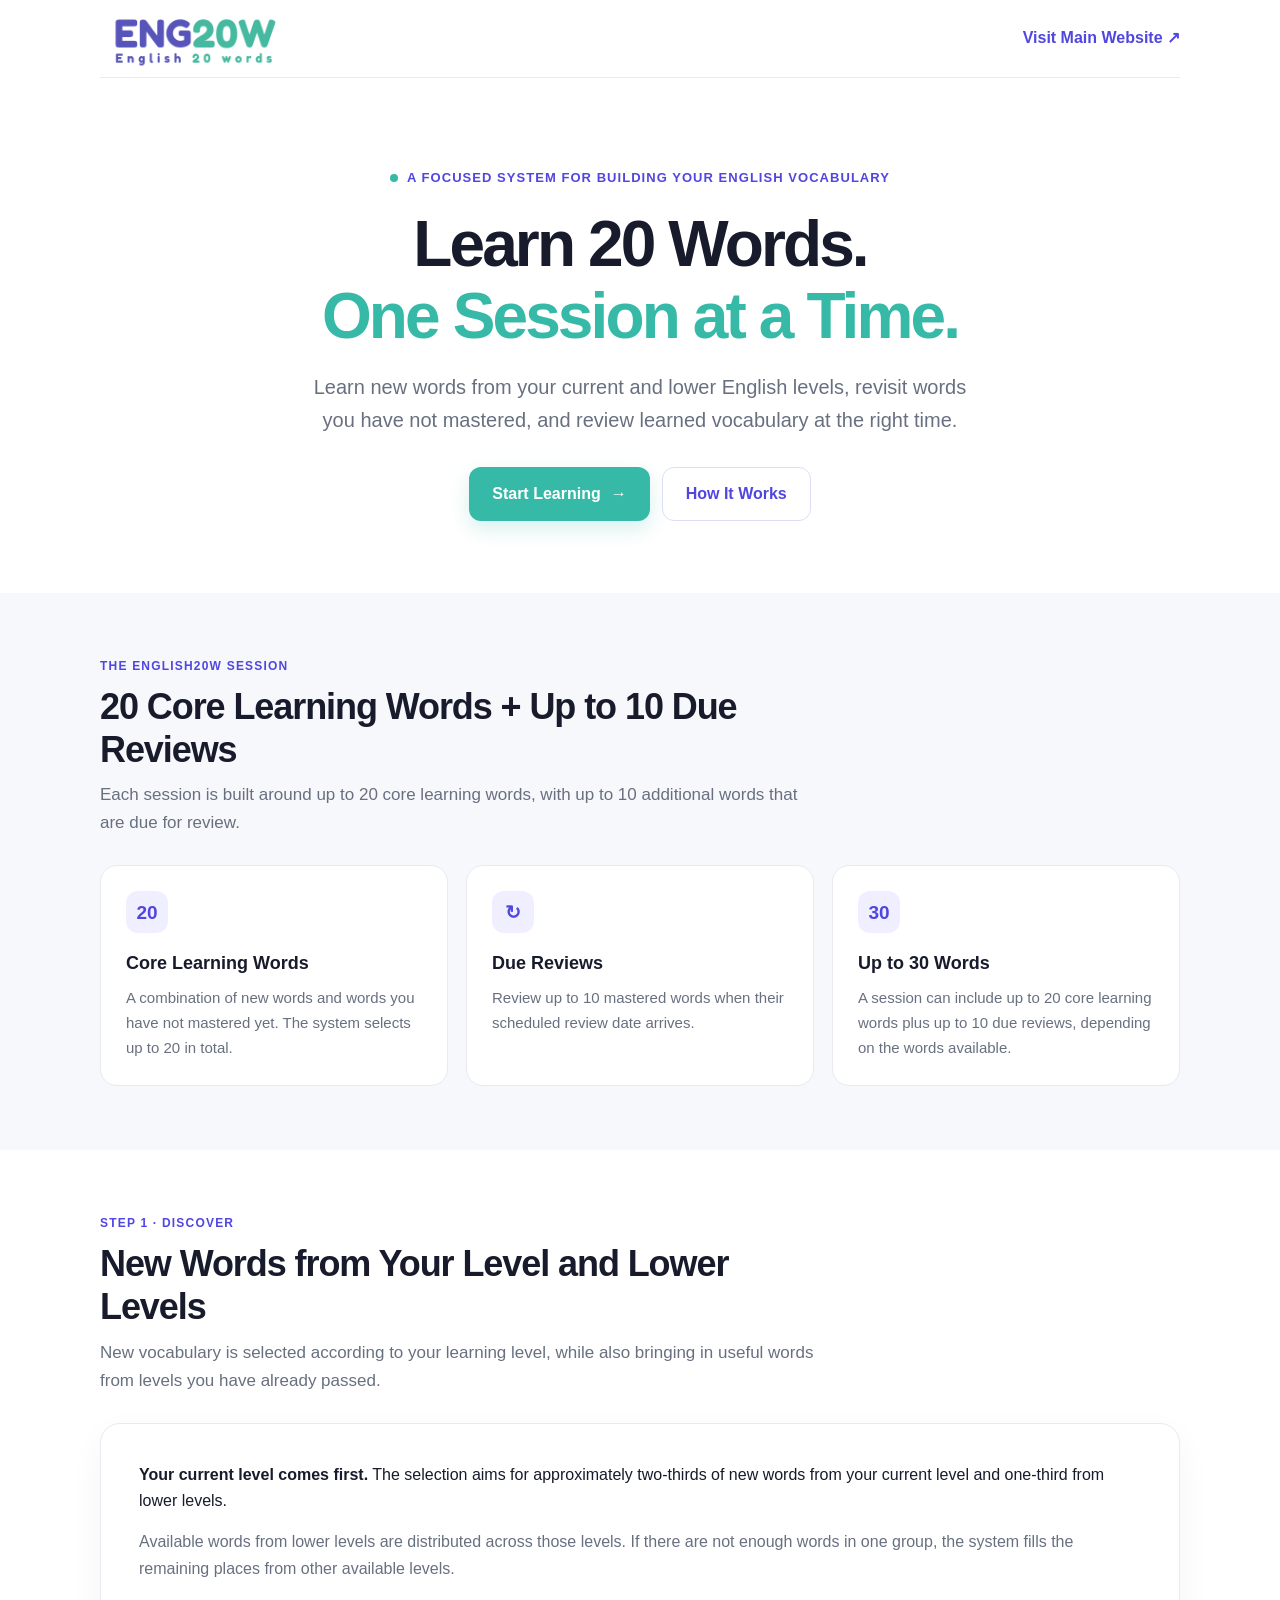
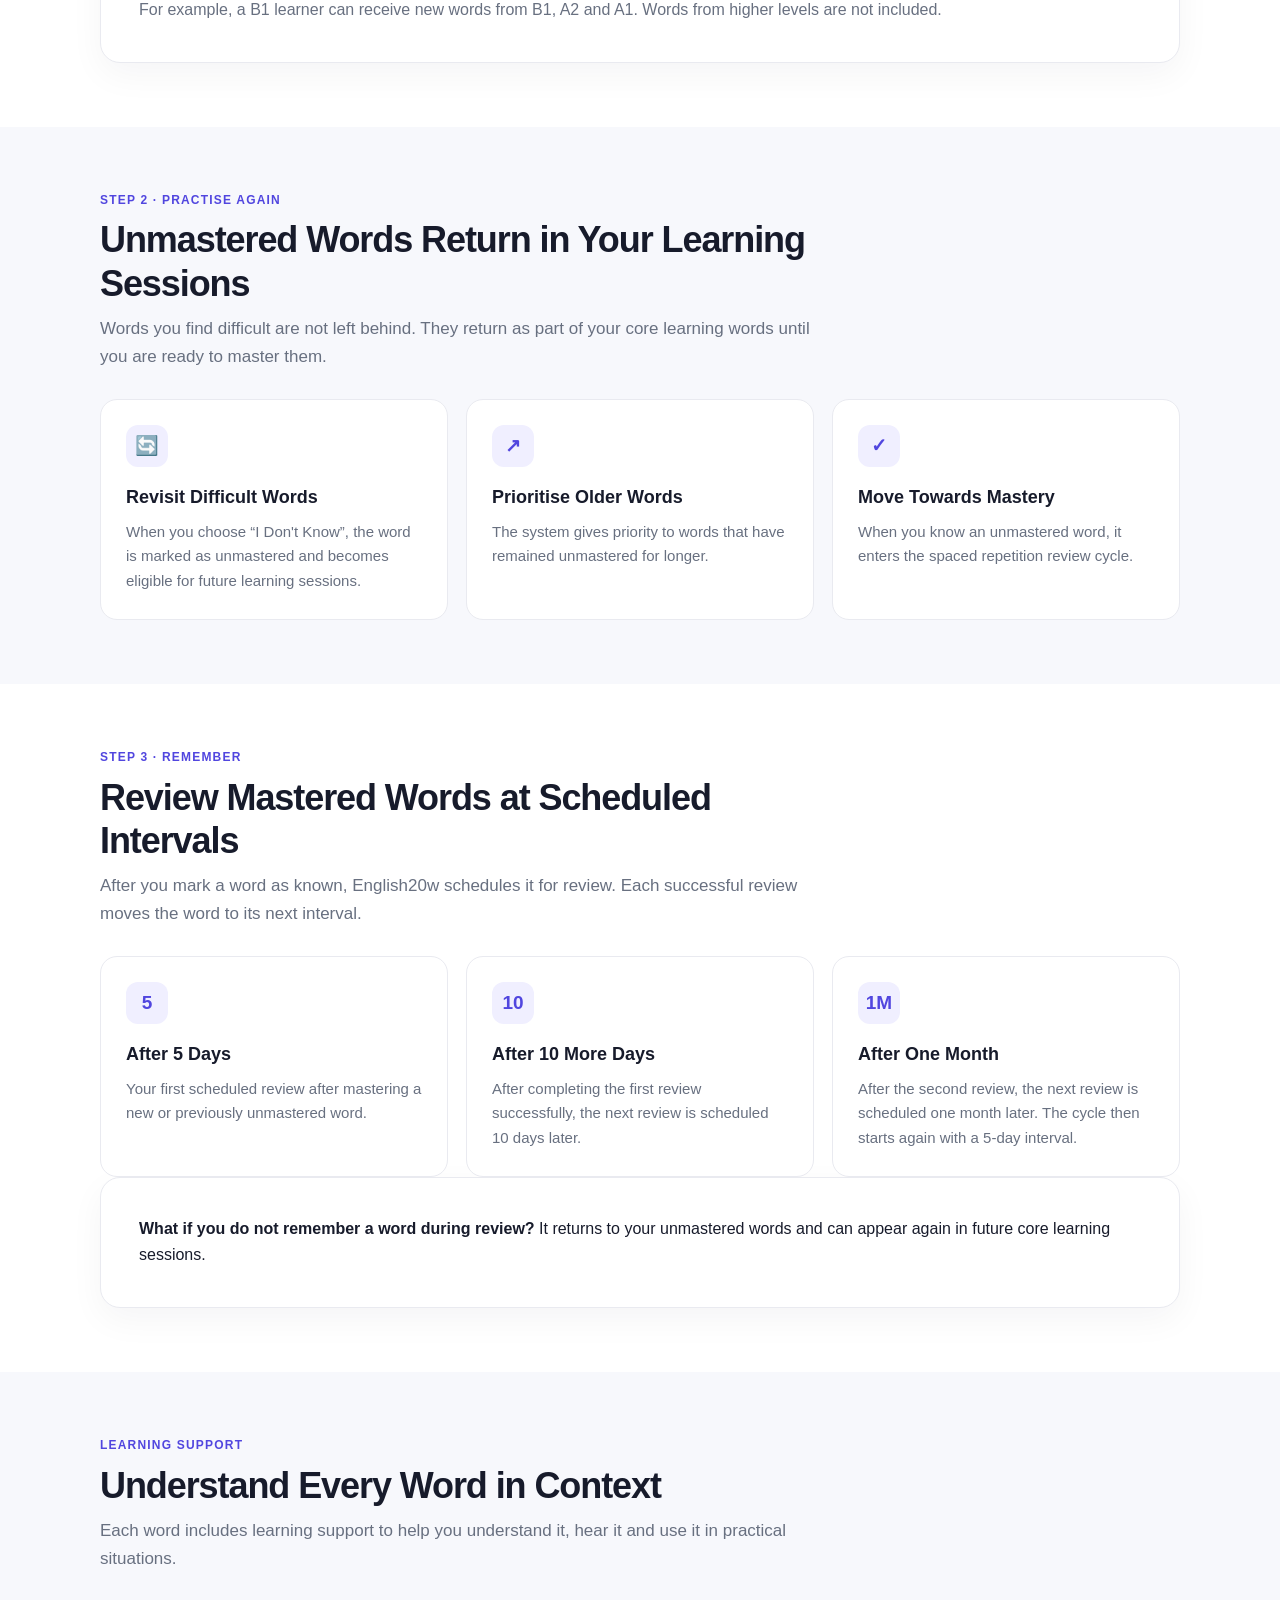
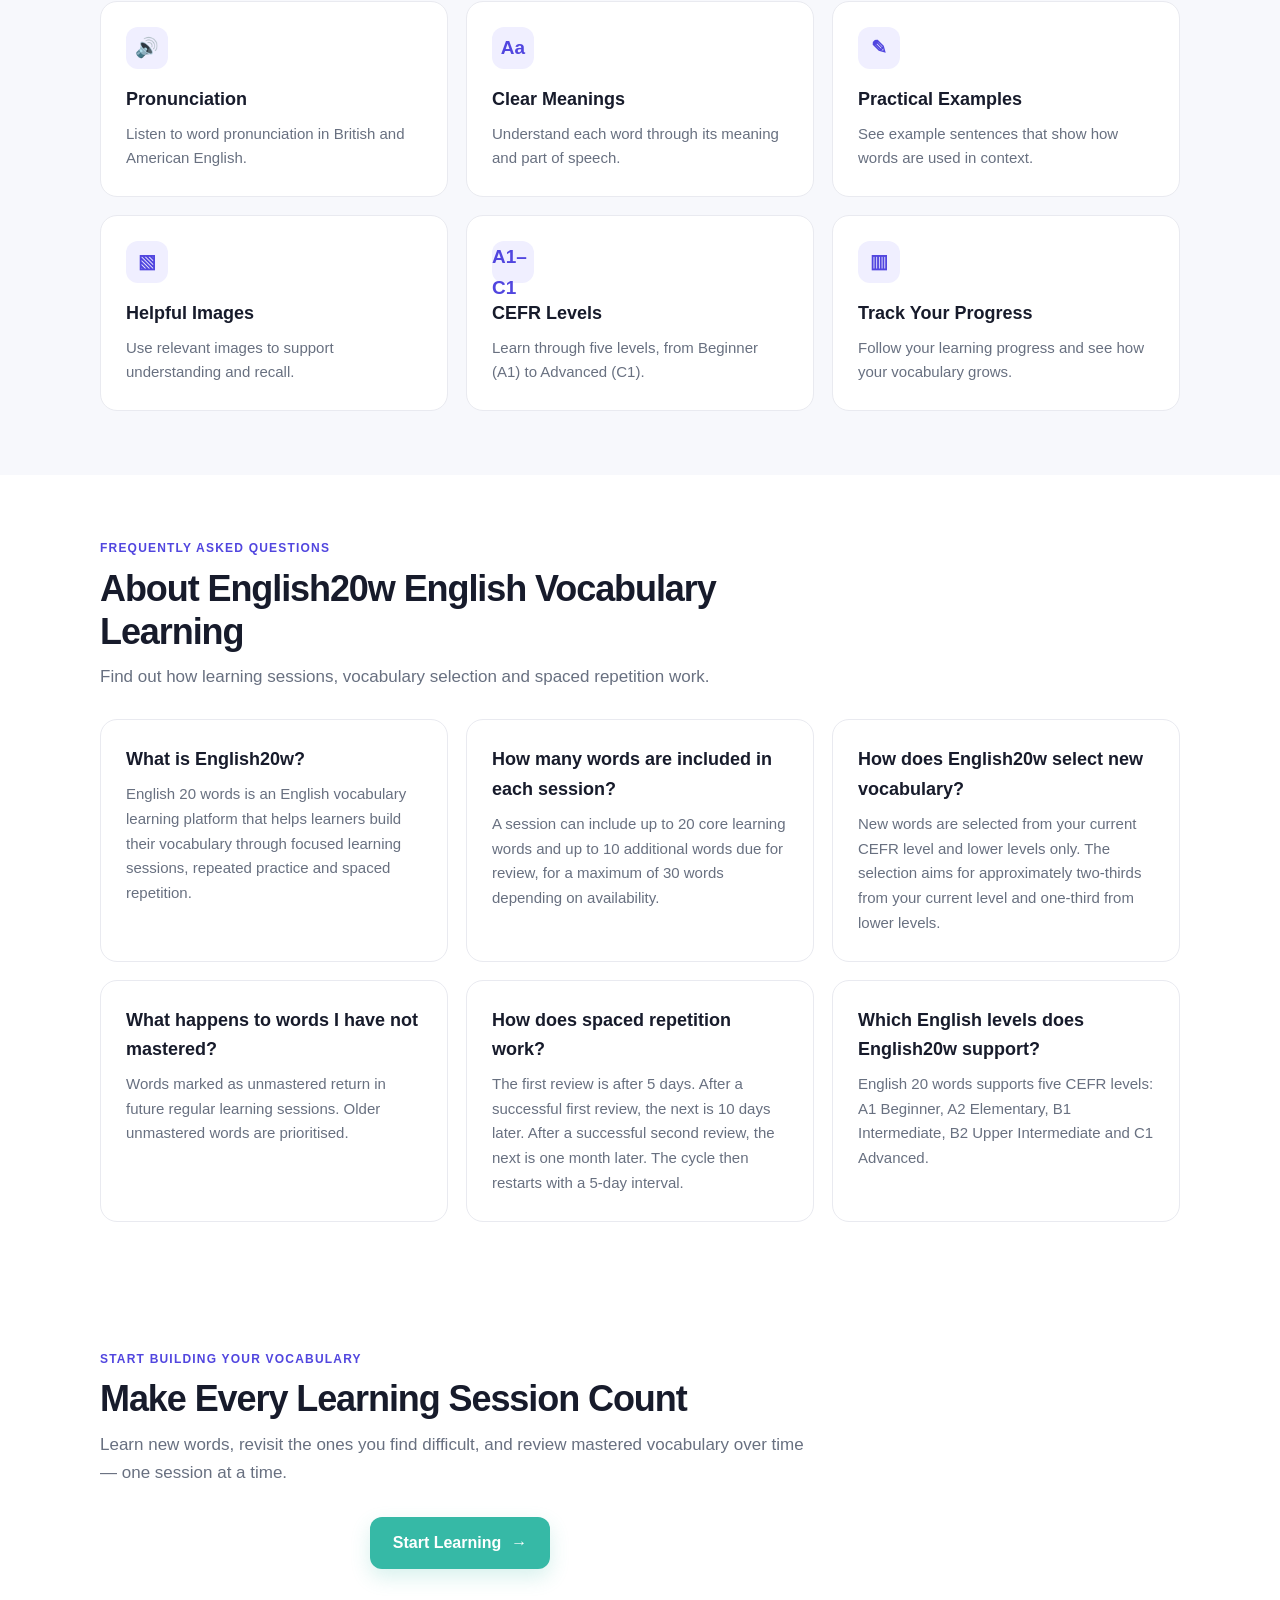
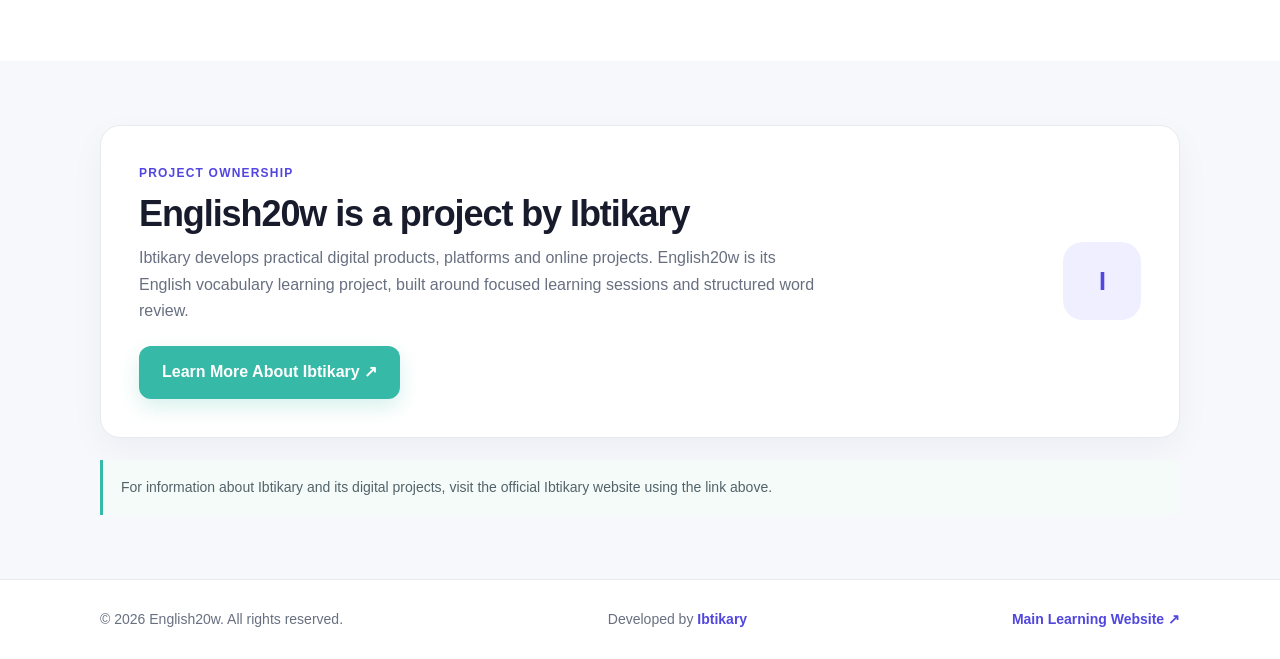
<file: index.html>
<!doctype html>
<html lang="en">
<head>
  <meta charset="utf-8">
  <meta name="viewport" content="width=device-width, initial-scale=1">
  <meta name="theme-color" content="#ffffff">

  <!-- Primary SEO -->
  <title>English20w| Learn English Vocabulary in 20-Word Sessions</title>

  <meta
    name="description"
    content="Learn English vocabulary through focused 20-word sessions. Discover new words from your CEFR level and lower levels, practise unmastered words, and review mastered vocabulary with spaced repetition."
  >

  <meta name="robots" content="index,follow">
  <meta name="author" content="Ibtikary">

  <link rel="canonical" href="https://eng20w.online">

  <!-- Open Graph -->
  <meta property="og:type" content="website">
  <meta property="og:site_name" content="English20w">
  <meta
    property="og:title"
    content="English20w | Learn English Vocabulary in 20-Word Sessions"
  >
  <meta
    property="og:description"
    content="Build your English vocabulary one session at a time. Learn new words, revisit unmastered words, and review mastered vocabulary with spaced repetition."
  >
  <meta property="og:url" content="https://eng20w.online">

  <!-- Twitter Card -->
  <meta name="twitter:card" content="summary">
  <meta
    name="twitter:title"
    content="English20w | Learn English Vocabulary in 20-Word Sessions"
  >
  <meta
    name="twitter:description"
    content="Learn English vocabulary through focused sessions, repeated practice, and spaced repetition."
  >

  <!-- Structured Data: Website and Organization -->
  <script type="application/ld+json">
  {
    "@context": "https://schema.org",
    "@graph": [
      {
        "@type": "WebSite",
        "@id": "https://eng20w.online/#website",
        "name": "English20w",
        "url": "https://eng20w.online",
        "description": "An English vocabulary learning project built around focused 20-word sessions, repeated practice, and spaced repetition.",
        "inLanguage": "en",
        "publisher": {
          "@id": "https://ibtikary.online/#organization"
        }
      },
      {
        "@type": "Organization",
        "@id": "https://ibtikary.online/#organization",
        "name": "Ibtikary",
        "url": "https://ibtikary.online/"
      }
    ]
  }
  </script>

  <!-- Structured Data: FAQ -->
  <script type="application/ld+json">
  {
    "@context": "https://schema.org",
    "@type": "FAQPage",
    "mainEntity": [
      {
        "@type": "Question",
        "name": "What is English20w?",
        "acceptedAnswer": {
          "@type": "Answer",
          "text": "English 20 words is an English vocabulary learning platform that helps learners build their vocabulary through focused learning sessions, repeated practice, and spaced repetition."
        }
      },
      {
        "@type": "Question",
        "name": "How many words are included in each learning session?",
        "acceptedAnswer": {
          "@type": "Answer",
          "text": "A learning session can include up to 20 core learning words and up to 10 additional words that are due for review, for a maximum of 30 words depending on availability."
        }
      },
      {
        "@type": "Question",
        "name": "How does English20w select new vocabulary?",
        "acceptedAnswer": {
          "@type": "Answer",
          "text": "New words are selected from the learner's current CEFR level and lower levels only. The selection aims for approximately two-thirds from the current level and one-third from lower levels."
        }
      },
      {
        "@type": "Question",
        "name": "What happens to words I have not mastered?",
        "acceptedAnswer": {
          "@type": "Answer",
          "text": "Words marked as unmastered return in future regular learning sessions. Older unmastered words are prioritised."
        }
      },
      {
        "@type": "Question",
        "name": "How does spaced repetition work in English20w?",
        "acceptedAnswer": {
          "@type": "Answer",
          "text": "After a word is mastered, its first review is scheduled after 5 days. After a successful first review, the next review is scheduled 10 days later. After a successful second review, the next review is scheduled one month later. The cycle then restarts with a 5-day interval."
        }
      },
      {
        "@type": "Question",
        "name": "Which English levels does English20w support?",
        "acceptedAnswer": {
          "@type": "Answer",
          "text": "English 20 words supports five CEFR English levels: A1 Beginner, A2 Elementary, B1 Intermediate, B2 Upper Intermediate, and C1 Advanced."
        }
      }
    ]
  }
  </script>

  <link rel="stylesheet" href="style.css?v=20261125-2">
</head>

<body>
  <header class="topbar wrap" id="top">
    <a class="brand" href="#top" aria-label="English20w landing page">
      <img
        src="english20words-logo.png"
        alt="English 20 Words"
        class="brand-logo"
      >
    </a>
    <a class="top-link" href="https://eng20w.com/">Visit Main Website ↗</a>
  </header>

  <main>
    <!-- Hero -->
    <section class="hero wrap" aria-labelledby="headline">
      <div class="eyebrow">
        <span class="eyebrow-dot" aria-hidden="true"></span>
        A focused system for building your English vocabulary
      </div>

      <h1 id="headline">
        Learn 20 Words.<br>
        <span>One Session at a Time.</span>
      </h1>

      <p class="intro">
        Learn new words from your current and lower English levels, revisit
        words you have not mastered, and review learned vocabulary at the
        right time.
      </p>

      <div class="actions">
        <a class="button" href="https://eng20w.com/">
          Start Learning <span aria-hidden="true">→</span>
        </a>
        <a class="button secondary" href="#how-it-works">
          How It Works
        </a>
      </div>
    </section>

    <!-- Session overview -->
    <section class="section soft" id="how-it-works" aria-labelledby="session-title">
      <div class="wrap">
        <div class="section-heading">
          <div class="kicker">The English20w session</div>
          <h2 id="session-title">20 Core Learning Words + Up to 10 Due Reviews</h2>
          <p class="section-lead">
            Each session is built around up to 20 core learning words, with
            up to 10 additional words that are due for review.
          </p>
        </div>

        <div class="feature-grid">
          <article class="feature">
            <div class="feature-icon" aria-hidden="true">20</div>
            <h3>Core Learning Words</h3>
            <p>
              A combination of new words and words you have not mastered yet.
              The system selects up to 20 in total.
            </p>
          </article>

          <article class="feature">
            <div class="feature-icon" aria-hidden="true">↻</div>
            <h3>Due Reviews</h3>
            <p>
              Review up to 10 mastered words when their scheduled review date
              arrives.
            </p>
          </article>

          <article class="feature">
            <div class="feature-icon" aria-hidden="true">30</div>
            <h3>Up to 30 Words</h3>
            <p>
              A session can include up to 20 core learning words plus up to
              10 due reviews, depending on the words available.
            </p>
          </article>
        </div>
      </div>
    </section>

    <!-- New word selection -->
    <section class="section" id="new-words" aria-labelledby="new-words-title">
      <div class="wrap">
        <div class="section-heading">
          <div class="kicker">Step 1 · Discover</div>
          <h2 id="new-words-title">New Words from Your Level and Lower Levels</h2>
          <p class="section-lead">
            New vocabulary is selected according to your learning level,
            while also bringing in useful words from levels you have already
            passed.
          </p>
        </div>

        <div class="about-card">
          <p>
            <strong>Your current level comes first.</strong>
            The selection aims for approximately two-thirds of new words
            from your current level and one-third from lower levels.
          </p>
          <p>
            Available words from lower levels are distributed across those
            levels. If there are not enough words in one group, the system
            fills the remaining places from other available levels.
          </p>
          <p>
            For example, a B1 learner can receive new words from B1, A2
            and A1. Words from higher levels are not included.
          </p>
        </div>
      </div>
    </section>

    <!-- Unmastered words -->
    <section class="section soft" id="unmastered-words" aria-labelledby="unmastered-title">
      <div class="wrap">
        <div class="section-heading">
          <div class="kicker">Step 2 · Practise Again</div>
          <h2 id="unmastered-title">Unmastered Words Return in Your Learning Sessions</h2>
          <p class="section-lead">
            Words you find difficult are not left behind. They return as part
            of your core learning words until you are ready to master them.
          </p>
        </div>

        <div class="feature-grid">
          <article class="feature">
            <div class="feature-icon" aria-hidden="true">🔄</div>
            <h3>Revisit Difficult Words</h3>
            <p>
              When you choose “I Don't Know”, the word is marked as
              unmastered and becomes eligible for future learning sessions.
            </p>
          </article>

          <article class="feature">
            <div class="feature-icon" aria-hidden="true">↗</div>
            <h3>Prioritise Older Words</h3>
            <p>
              The system gives priority to words that have remained
              unmastered for longer.
            </p>
          </article>

          <article class="feature">
            <div class="feature-icon" aria-hidden="true">✓</div>
            <h3>Move Towards Mastery</h3>
            <p>
              When you know an unmastered word, it enters the spaced
              repetition review cycle.
            </p>
          </article>
        </div>
      </div>
    </section>

    <!-- Spaced repetition -->
    <section class="section" id="spaced-repetition" aria-labelledby="review-title">
      <div class="wrap">
        <div class="section-heading">
          <div class="kicker">Step 3 · Remember</div>
          <h2 id="review-title">Review Mastered Words at Scheduled Intervals</h2>
          <p class="section-lead">
            After you mark a word as known, English20w schedules it for review.
            Each successful review moves the word to its next interval.
          </p>
        </div>

        <div class="feature-grid">
          <article class="feature">
            <div class="feature-icon" aria-hidden="true">5</div>
            <h3>After 5 Days</h3>
            <p>
              Your first scheduled review after mastering a new or
              previously unmastered word.
            </p>
          </article>

          <article class="feature">
            <div class="feature-icon" aria-hidden="true">10</div>
            <h3>After 10 More Days</h3>
            <p>
              After completing the first review successfully, the next
              review is scheduled 10 days later.
            </p>
          </article>

          <article class="feature">
            <div class="feature-icon" aria-hidden="true">1M</div>
            <h3>After One Month</h3>
            <p>
              After the second review, the next review is scheduled one
              month later. The cycle then starts again with a 5-day interval.
            </p>
          </article>
        </div>

        <div class="about-card">
          <p>
            <strong>What if you do not remember a word during review?</strong>
            It returns to your unmastered words and can appear again in
            future core learning sessions.
          </p>
        </div>
      </div>
    </section>

    <!-- Learning features -->
    <section class="section soft" id="learning-features" aria-labelledby="features-title">
      <div class="wrap">
        <div class="section-heading">
          <div class="kicker">Learning support</div>
          <h2 id="features-title">Understand Every Word in Context</h2>
          <p class="section-lead">
            Each word includes learning support to help you understand it,
            hear it and use it in practical situations.
          </p>
        </div>

        <div class="feature-grid">
          <article class="feature">
            <div class="feature-icon" aria-hidden="true">🔊</div>
            <h3>Pronunciation</h3>
            <p>Listen to word pronunciation in British and American English.</p>
          </article>

          <article class="feature">
            <div class="feature-icon" aria-hidden="true">Aa</div>
            <h3>Clear Meanings</h3>
            <p>Understand each word through its meaning and part of speech.</p>
          </article>

          <article class="feature">
            <div class="feature-icon" aria-hidden="true">✎</div>
            <h3>Practical Examples</h3>
            <p>See example sentences that show how words are used in context.</p>
          </article>

          <article class="feature">
            <div class="feature-icon" aria-hidden="true">▧</div>
            <h3>Helpful Images</h3>
            <p>Use relevant images to support understanding and recall.</p>
          </article>

          <article class="feature">
            <div class="feature-icon" aria-hidden="true">A1–C1</div>
            <h3>CEFR Levels</h3>
            <p>Learn through five levels, from Beginner (A1) to Advanced (C1).</p>
          </article>

          <article class="feature">
            <div class="feature-icon" aria-hidden="true">▥</div>
            <h3>Track Your Progress</h3>
            <p>Follow your learning progress and see how your vocabulary grows.</p>
          </article>
        </div>
      </div>
    </section>

    <!-- FAQ -->
    <section class="section" id="faq" aria-labelledby="faq-title">
      <div class="wrap">
        <div class="section-heading">
          <div class="kicker">Frequently asked questions</div>
          <h2 id="faq-title">About English20w English Vocabulary Learning</h2>
          <p class="section-lead">
            Find out how learning sessions, vocabulary selection and
            spaced repetition work.
          </p>
        </div>

        <div class="feature-grid">
          <article class="feature">
            <h3>What is English20w?</h3>
            <p>
              English 20 words is an English vocabulary learning platform that helps
              learners build their vocabulary through focused learning
              sessions, repeated practice and spaced repetition.
            </p>
          </article>

          <article class="feature">
            <h3>How many words are included in each session?</h3>
            <p>
              A session can include up to 20 core learning words and up to
              10 additional words due for review, for a maximum of 30 words
              depending on availability.
            </p>
          </article>

          <article class="feature">
            <h3>How does English20w select new vocabulary?</h3>
            <p>
              New words are selected from your current CEFR level and lower
              levels only. The selection aims for approximately two-thirds
              from your current level and one-third from lower levels.
            </p>
          </article>

          <article class="feature">
            <h3>What happens to words I have not mastered?</h3>
            <p>
              Words marked as unmastered return in future regular learning
              sessions. Older unmastered words are prioritised.
            </p>
          </article>

          <article class="feature">
            <h3>How does spaced repetition work?</h3>
            <p>
              The first review is after 5 days. After a successful first
              review, the next is 10 days later. After a successful second
              review, the next is one month later. The cycle then restarts
              with a 5-day interval.
            </p>
          </article>

          <article class="feature">
            <h3>Which English levels does English20w support?</h3>
            <p>
              English 20 words supports five CEFR levels: A1 Beginner, A2 Elementary,
              B1 Intermediate, B2 Upper Intermediate and C1 Advanced.
            </p>
          </article>
        </div>
      </div>
    </section>

    <!-- CTA -->
    <section class="section" id="get-started" aria-labelledby="cta-title">
      <div class="wrap">
        <div class="section-heading">
          <div class="kicker">Start building your vocabulary</div>
          <h2 id="cta-title">Make Every Learning Session Count</h2>
          <p class="section-lead">
            Learn new words, revisit the ones you find difficult, and review
            mastered vocabulary over time — one session at a time.
          </p>
          <div class="actions">
            <a class="button" href="https://eng20w.com/">
              Start Learning <span aria-hidden="true">→</span>
            </a>
          </div>
        </div>
      </div>
    </section>

    <!-- Project ownership -->
    <section class="section soft" id="ibtikary" aria-labelledby="project-title">
      <div class="wrap">
        <div class="project-card">
          <div class="project-copy">
            <div class="kicker">Project ownership</div>
            <h2 id="project-title">English20w is a project by Ibtikary</h2>
            <p>
              Ibtikary develops practical digital products, platforms and
              online projects. English20w is its English vocabulary learning
              project, built around focused learning sessions and structured
              word review.
            </p>
            <div class="project-link">
              <a class="button" href="https://ibtikary.online/" target="_blank" rel="noopener noreferrer">
                Learn More About Ibtikary ↗
              </a>
            </div>
          </div>
          <div class="ibtikary-mark" aria-label="Ibtikary">I</div>
        </div>
        <div class="trust-note">
          For information about Ibtikary and its digital projects, visit the
          official Ibtikary website using the link above.
        </div>
      </div>
    </section>
  </main>

  <footer class="footer">
    <div class="wrap footer-inner">
      <span>© <span id="year">2026</span> English20w. All rights reserved.</span>
      <span>Developed by <a href="https://ibtikary.online/" target="_blank" rel="noopener noreferrer">Ibtikary</a></span>
      <a href="https://eng20w.com/">Main Learning Website ↗</a>
    </div>
  </footer>
</body>
</html>
</file>
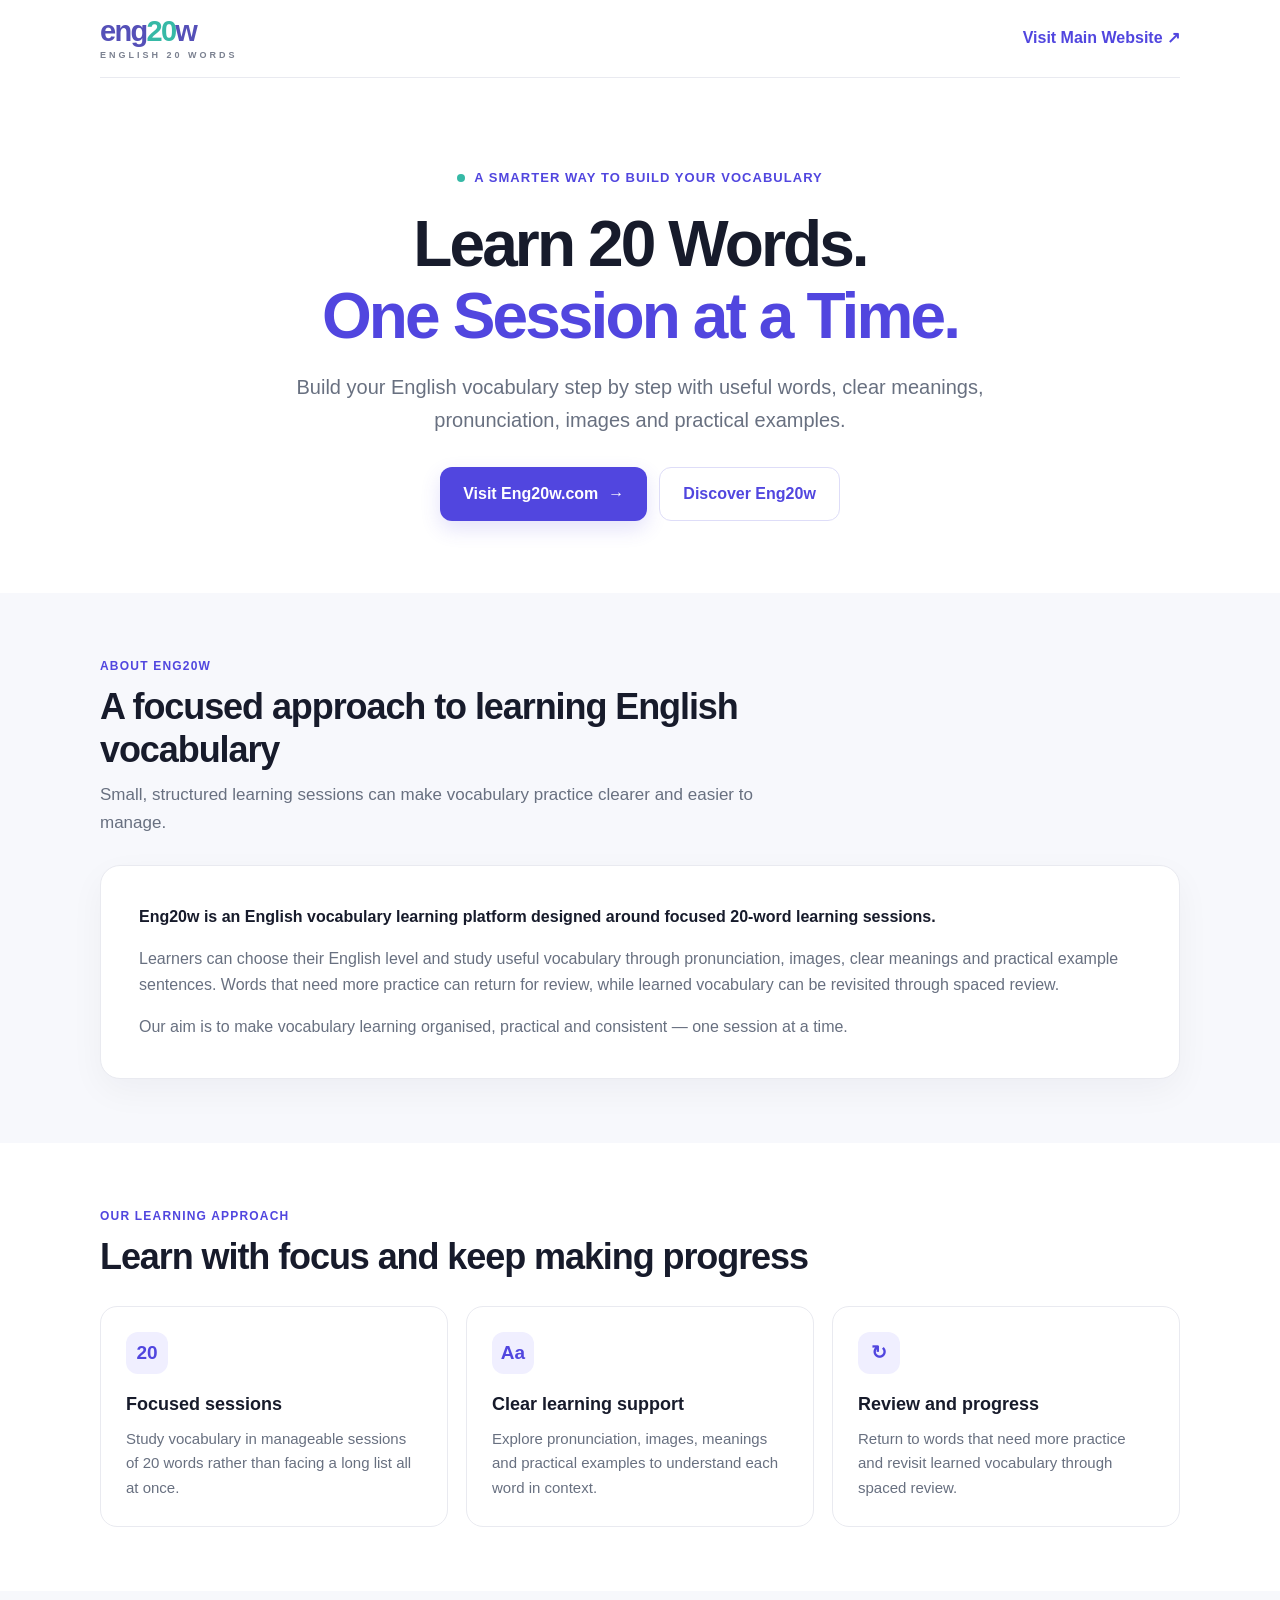
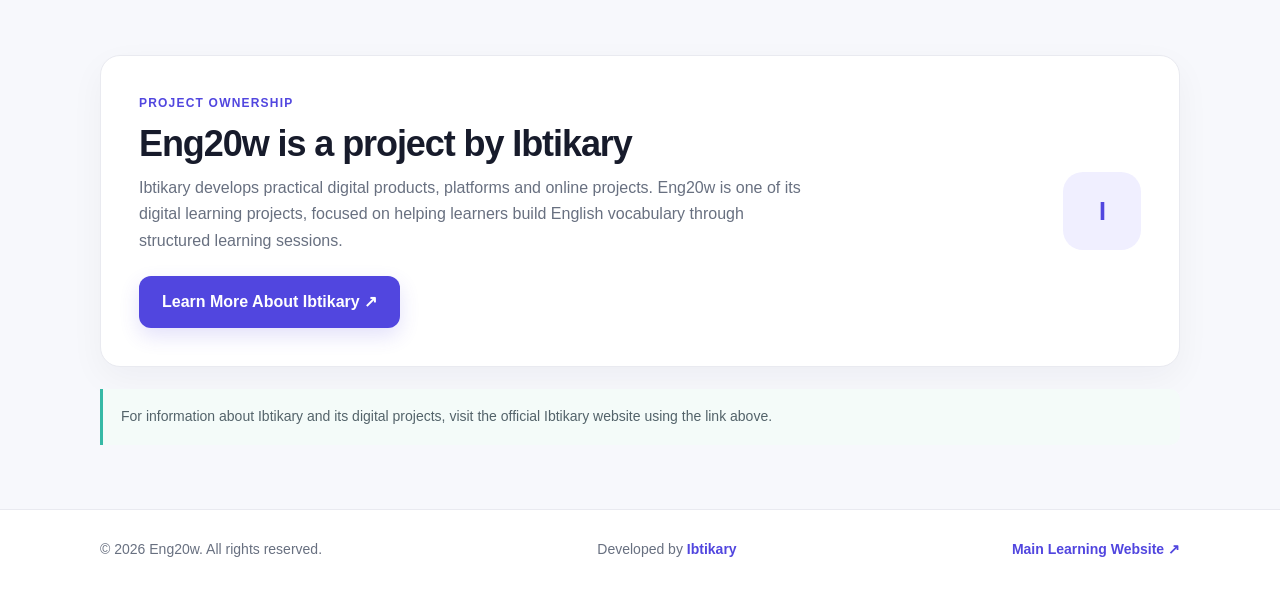
<file: eng20w-online-landing-page.html>
<!doctype html>
<html lang="en">
<head>
  <meta charset="utf-8">
  <meta name="viewport" content="width=device-width, initial-scale=1">
  <meta name="theme-color" content="#ffffff">
  <meta name="description" content="Eng20w is an English vocabulary learning project developed by Ibtikary. Learn useful words through focused 20-word sessions, clear meanings, pronunciation and practical examples.">
  <meta name="robots" content="index,follow">
  <link rel="canonical" href="https://eng20w.online/">
  <title>Eng20w — Learn 20 Words. One Session at a Time.</title>
  <style>
    :root {
      --purple: #5146df;
      --purple-dark: #4036c4;
      --teal: #36b9a6;
      --ink: #171b2b;
      --muted: #687080;
      --line: #e9eaf0;
      --soft: #f7f8fc;
      --white: #fff;
      --max: 1080px;
    }
    * { box-sizing: border-box; }
    html { scroll-behavior: smooth; }
    body {
      margin: 0;
      color: var(--ink);
      background: var(--white);
      font-family: -apple-system, BlinkMacSystemFont, "Segoe UI", Arial, sans-serif;
      line-height: 1.65;
      -webkit-font-smoothing: antialiased;
    }
    a { color: inherit; }
    .wrap { width: min(var(--max), calc(100% - 40px)); margin-inline: auto; }
    .topbar {
      min-height: 78px; display: flex; align-items: center;
      justify-content: space-between; gap: 20px;
      border-bottom: 1px solid var(--line);
    }
    .brand { display: inline-flex; flex-direction: column; text-decoration: none; line-height: 1; }
    .brand-name { font-size: 29px; font-weight: 850; letter-spacing: -1.7px; color: #5550b8; }
    .brand-name span { color: var(--teal); }
    .brand-tag { margin-top: 5px; color: #7b8190; font-size: 9px; font-weight: 750; letter-spacing: 3px; }
    .top-link { color: var(--purple); text-decoration: none; font-weight: 700; }
    .top-link:hover, .text-link:hover { text-decoration: underline; }
    .hero { text-align: center; padding: 86px 0 72px; }
    .eyebrow {
      display: inline-flex; align-items: center; gap: 9px;
      color: var(--purple); font-size: 13px; font-weight: 750;
      letter-spacing: .08em; text-transform: uppercase;
    }
    .eyebrow-dot { width: 8px; height: 8px; border-radius: 50%; background: var(--teal); }
    h1 {
      max-width: 850px; margin: 19px auto 18px;
      font-size: clamp(38px, 6vw, 64px); line-height: 1.12;
      letter-spacing: -.045em; font-weight: 820;
    }
    h1 span { color: var(--purple); }
    .intro { max-width: 690px; margin: 0 auto; color: var(--muted); font-size: clamp(17px, 2.2vw, 20px); }
    .actions { margin-top: 30px; display: flex; justify-content: center; flex-wrap: wrap; gap: 12px; }
    .button {
      display: inline-flex; align-items: center; justify-content: center; gap: 10px;
      min-height: 52px; padding: 13px 23px; border-radius: 12px;
      background: var(--purple); color: white; text-decoration: none;
      font-weight: 750; box-shadow: 0 8px 20px rgba(81,70,223,.16);
      transition: background .2s ease, transform .2s ease;
    }
    .button:hover { background: var(--purple-dark); transform: translateY(-1px); }
    .button.secondary { background: white; color: var(--purple); border: 1px solid #deddf8; box-shadow: none; }
    .section { padding: 64px 0; }
    .section.soft { background: var(--soft); }
    .section-heading { max-width: 720px; margin-bottom: 28px; }
    .kicker { color: var(--purple); font-size: 12px; font-weight: 800; letter-spacing: .1em; text-transform: uppercase; }
    h2 { margin: 8px 0 10px; font-size: clamp(27px, 4vw, 36px); line-height: 1.2; letter-spacing: -.03em; }
    .section-lead { margin: 0; color: var(--muted); font-size: 17px; }
    .about-card, .project-card {
      border: 1px solid var(--line); border-radius: 20px; background: white;
      padding: clamp(24px, 4vw, 38px); box-shadow: 0 12px 35px rgba(20,25,50,.045);
    }
    .about-card p { margin: 0 0 15px; color: var(--muted); font-size: 16px; }
    .about-card p:last-child { margin-bottom: 0; }
    .about-card p:first-child { color: var(--ink); }
    .feature-grid { display: grid; grid-template-columns: repeat(3, 1fr); gap: 18px; }
    .feature {
      background: white; border: 1px solid var(--line); border-radius: 17px;
      padding: 25px; min-height: 190px;
    }
    .feature-icon {
      width: 42px; height: 42px; display: grid; place-items: center;
      border-radius: 12px; background: #f0efff; color: var(--purple);
      font-weight: 850; font-size: 19px; margin-bottom: 16px;
    }
    .feature h3 { margin: 0 0 7px; font-size: 18px; }
    .feature p { margin: 0; color: var(--muted); font-size: 15px; }
    .project-card { display: flex; align-items: center; justify-content: space-between; gap: 30px; }
    .project-copy { max-width: 680px; }
    .project-copy p { margin: 0; color: var(--muted); }
    .ibtikary-mark {
      flex: 0 0 auto; width: 78px; height: 78px; display: grid; place-items: center;
      border-radius: 20px; background: #f0efff; color: var(--purple);
      font-size: 25px; font-weight: 850; letter-spacing: -1px;
    }
    .project-link { margin-top: 22px; }
    .trust-note {
      margin-top: 22px; padding: 16px 18px; border-left: 3px solid var(--teal);
      background: #f4fbf9; color: #53636a; border-radius: 0 10px 10px 0; font-size: 14px;
    }
    .footer { padding: 28px 0; border-top: 1px solid var(--line); color: var(--muted); font-size: 14px; }
    .footer-inner { display: flex; justify-content: space-between; align-items: center; gap: 15px; flex-wrap: wrap; }
    .footer a { color: var(--purple); text-decoration: none; font-weight: 650; }
    @media (max-width: 700px) {
      .wrap { width: min(100% - 32px, var(--max)); }
      .hero { padding: 65px 0 55px; }
      .section { padding: 48px 0; }
      .feature-grid { grid-template-columns: 1fr; gap: 12px; }
      .feature { min-height: 0; }
      .project-card { align-items: flex-start; flex-direction: column; gap: 18px; }
      .topbar { min-height: 70px; }
    }
    @media (prefers-reduced-motion: reduce) {
      html { scroll-behavior: auto; }
      *, *::before, *::after { transition-duration: .01ms !important; }
    }
  </style>
</head>
<body>
  <header class="topbar wrap" id="top">
    <a class="brand" href="#top" aria-label="Eng20w landing page">
      <span class="brand-name">eng<span>20</span>w</span>
      <span class="brand-tag">ENGLISH 20 WORDS</span>
    </a>
    <a class="top-link" href="https://eng20w.com/">Visit Main Website ↗</a>
  </header>

  <main>
    <section class="hero wrap" aria-labelledby="headline">
      <div class="eyebrow"><span class="eyebrow-dot" aria-hidden="true"></span> A smarter way to build your vocabulary</div>
      <h1 id="headline">Learn 20 Words.<br><span>One Session at a Time.</span></h1>
      <p class="intro">Build your English vocabulary step by step with useful words, clear meanings, pronunciation, images and practical examples.</p>
      <div class="actions">
        <a class="button" href="https://eng20w.com/">Visit Eng20w.com <span aria-hidden="true">→</span></a>
        <a class="button secondary" href="#about">Discover Eng20w</a>
      </div>
    </section>

    <section class="section soft" id="about" aria-labelledby="about-title">
      <div class="wrap">
        <div class="section-heading">
          <div class="kicker">About Eng20w</div>
          <h2 id="about-title">A focused approach to learning English vocabulary</h2>
          <p class="section-lead">Small, structured learning sessions can make vocabulary practice clearer and easier to manage.</p>
        </div>
        <div class="about-card">
          <p><strong>Eng20w is an English vocabulary learning platform designed around focused 20-word learning sessions.</strong></p>
          <p>Learners can choose their English level and study useful vocabulary through pronunciation, images, clear meanings and practical example sentences. Words that need more practice can return for review, while learned vocabulary can be revisited through spaced review.</p>
          <p>Our aim is to make vocabulary learning organised, practical and consistent — one session at a time.</p>
        </div>
      </div>
    </section>

    <section class="section" aria-labelledby="approach-title">
      <div class="wrap">
        <div class="section-heading">
          <div class="kicker">Our learning approach</div>
          <h2 id="approach-title">Learn with focus and keep making progress</h2>
        </div>
        <div class="feature-grid">
          <article class="feature">
            <div class="feature-icon" aria-hidden="true">20</div>
            <h3>Focused sessions</h3>
            <p>Study vocabulary in manageable sessions of 20 words rather than facing a long list all at once.</p>
          </article>
          <article class="feature">
            <div class="feature-icon" aria-hidden="true">Aa</div>
            <h3>Clear learning support</h3>
            <p>Explore pronunciation, images, meanings and practical examples to understand each word in context.</p>
          </article>
          <article class="feature">
            <div class="feature-icon" aria-hidden="true">↻</div>
            <h3>Review and progress</h3>
            <p>Return to words that need more practice and revisit learned vocabulary through spaced review.</p>
          </article>
        </div>
      </div>
    </section>

    <section class="section soft" id="ibtikary" aria-labelledby="project-title">
      <div class="wrap">
        <div class="project-card">
          <div class="project-copy">
            <div class="kicker">Project ownership</div>
            <h2 id="project-title">Eng20w is a project by Ibtikary</h2>
            <p>Ibtikary develops practical digital products, platforms and online projects. Eng20w is one of its digital learning projects, focused on helping learners build English vocabulary through structured learning sessions.</p>
            <div class="project-link">
              <a class="button" href="https://ibtikary.online/" target="_blank" rel="noopener noreferrer">Learn More About Ibtikary ↗</a>
            </div>
          </div>
          <div class="ibtikary-mark" aria-label="Ibtikary">I</div>
        </div>
        <div class="trust-note">For information about Ibtikary and its digital projects, visit the official Ibtikary website using the link above.</div>
      </div>
    </section>
  </main>

  <footer class="footer">
    <div class="wrap footer-inner">
      <span>© <span id="year">2026</span> Eng20w. All rights reserved.</span>
      <span>Developed by <a href="https://ibtikary.online/" target="_blank" rel="noopener noreferrer">Ibtikary</a></span>
      <a href="https://eng20w.com/">Main Learning Website ↗</a>
    </div>
  </footer>
</body>
</html>
</file>
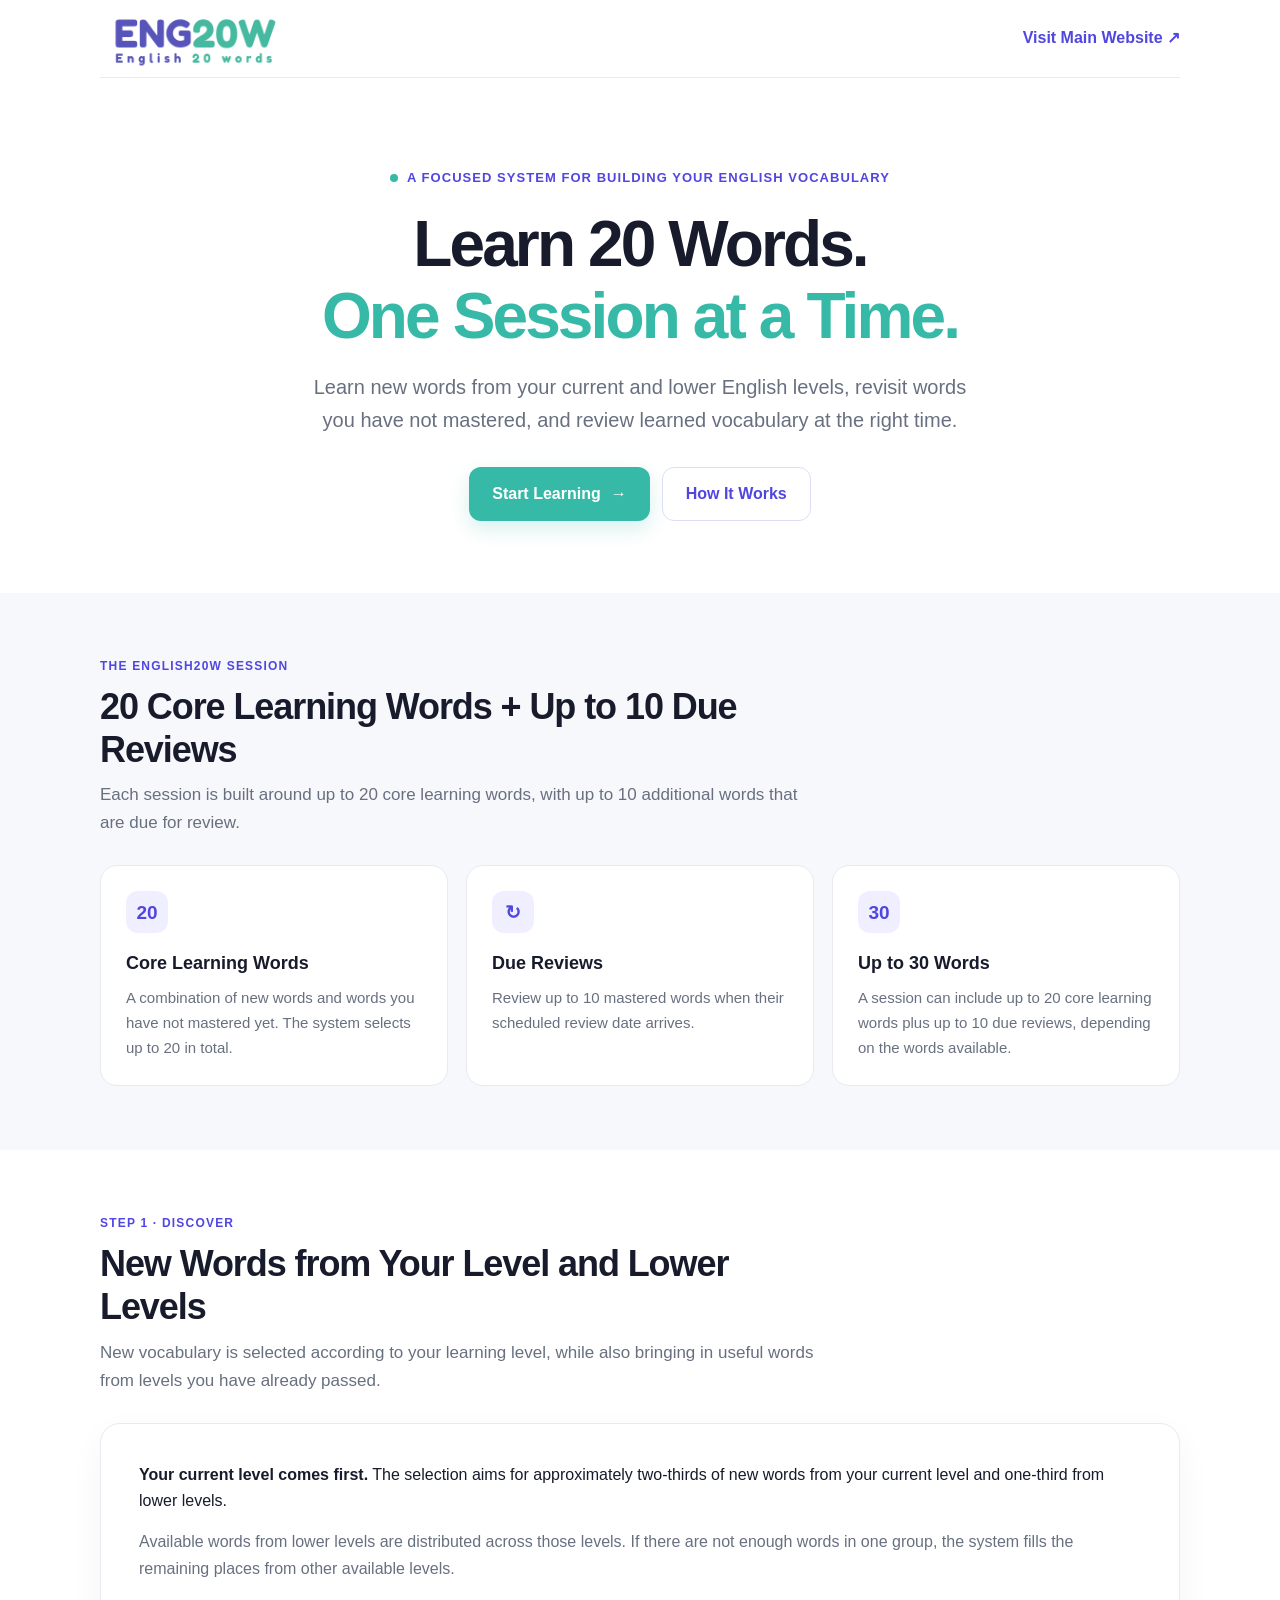
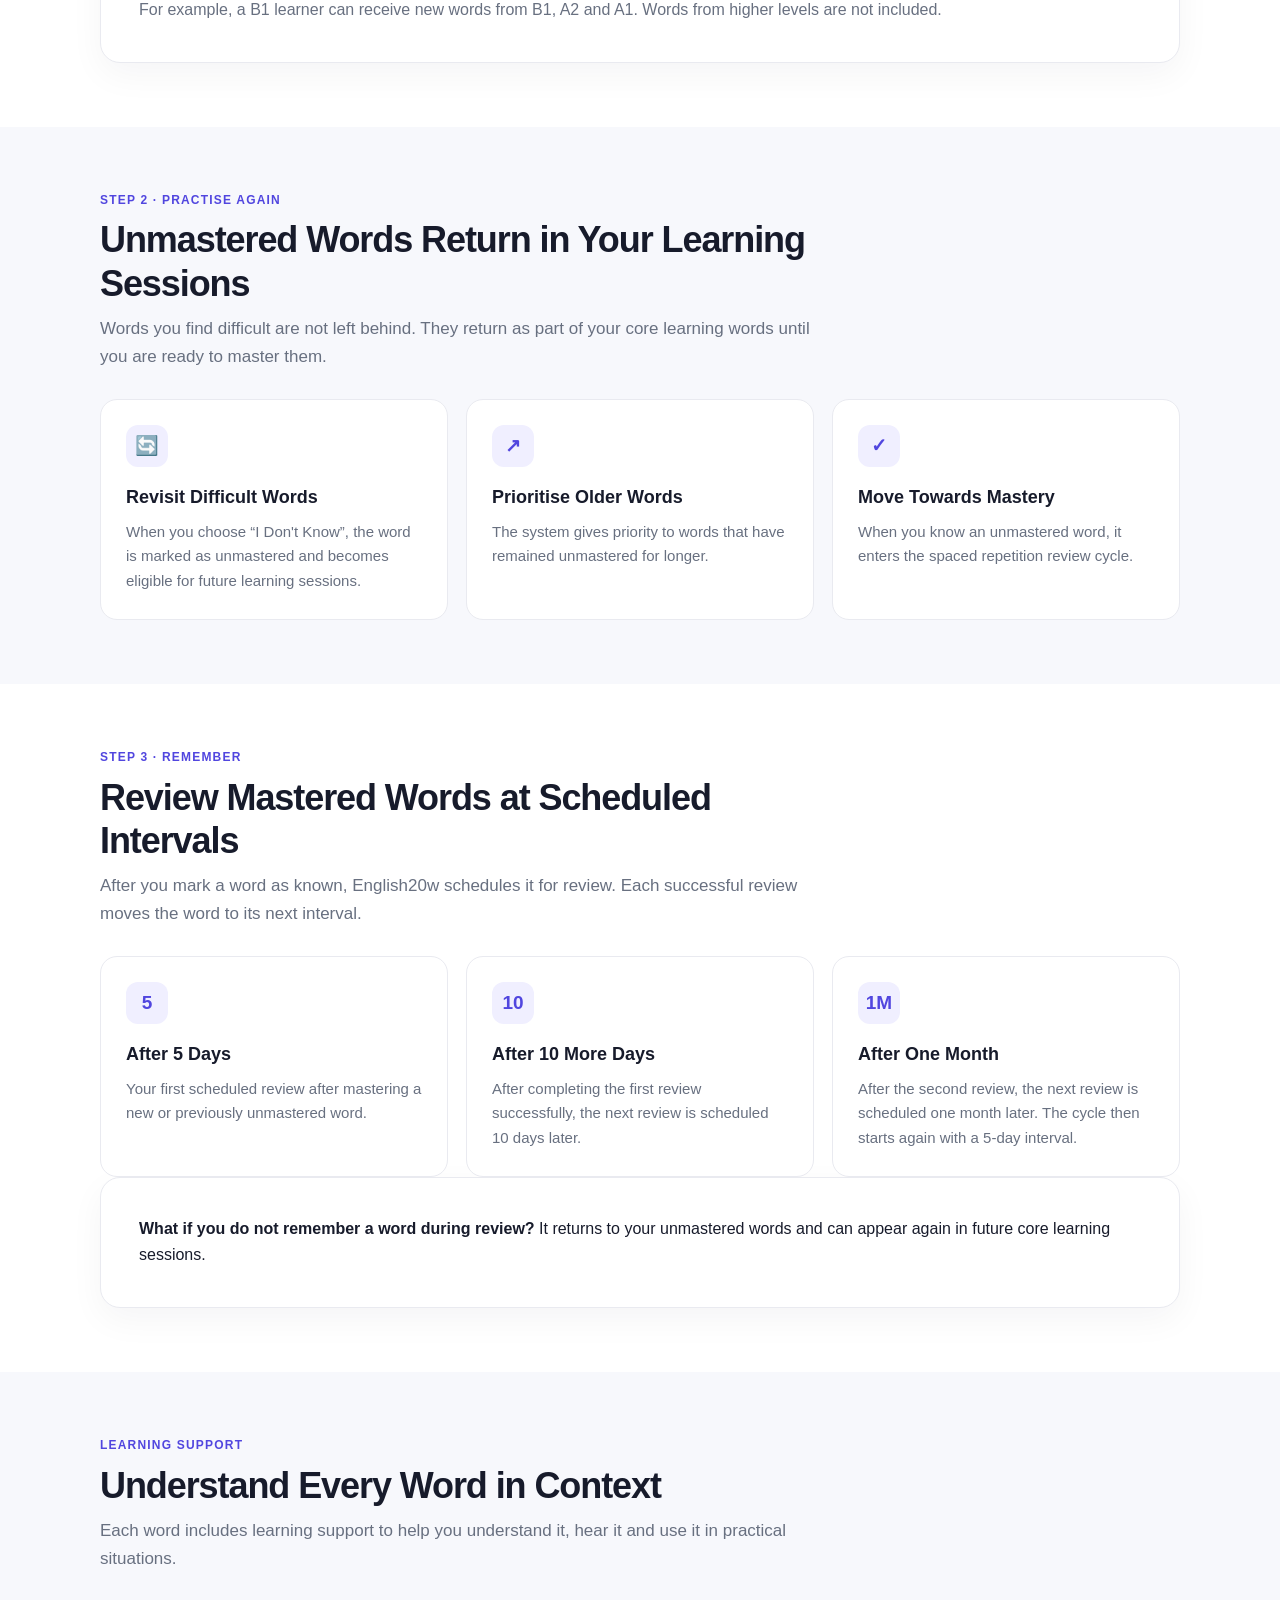
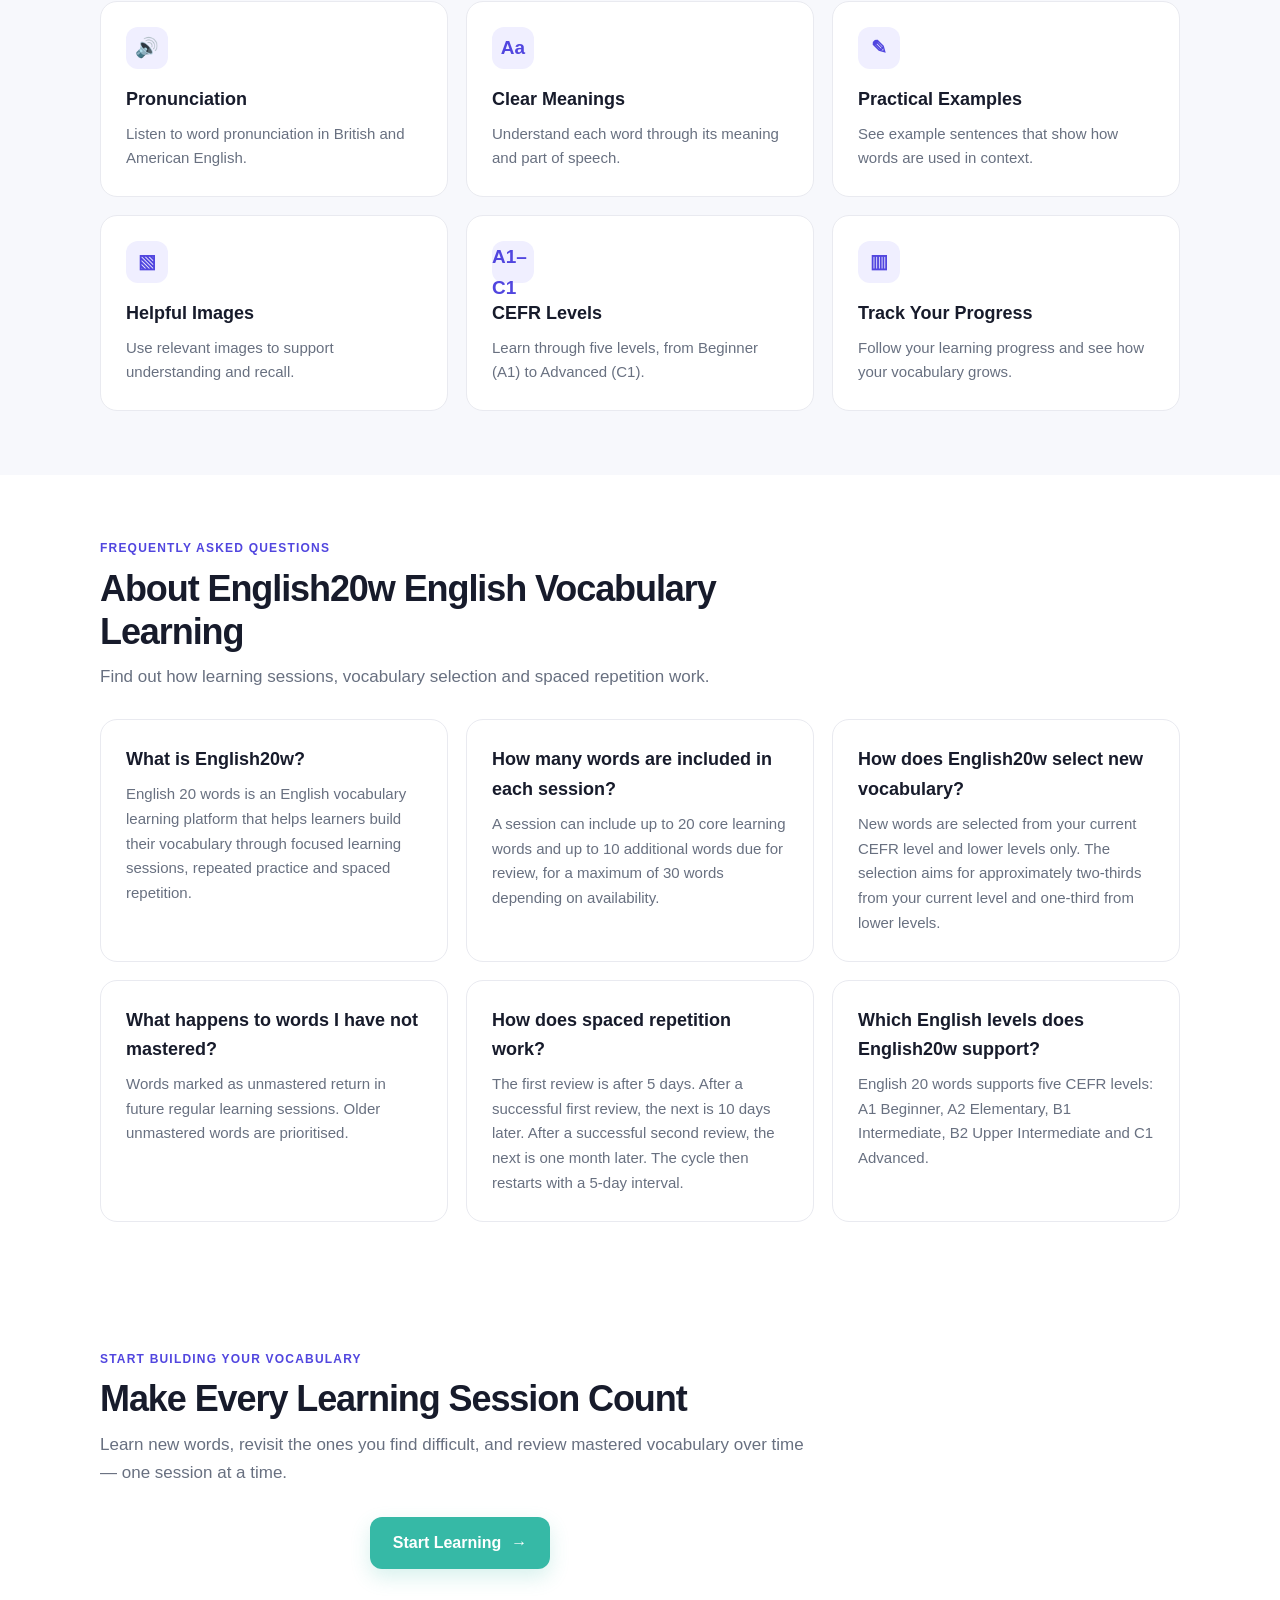
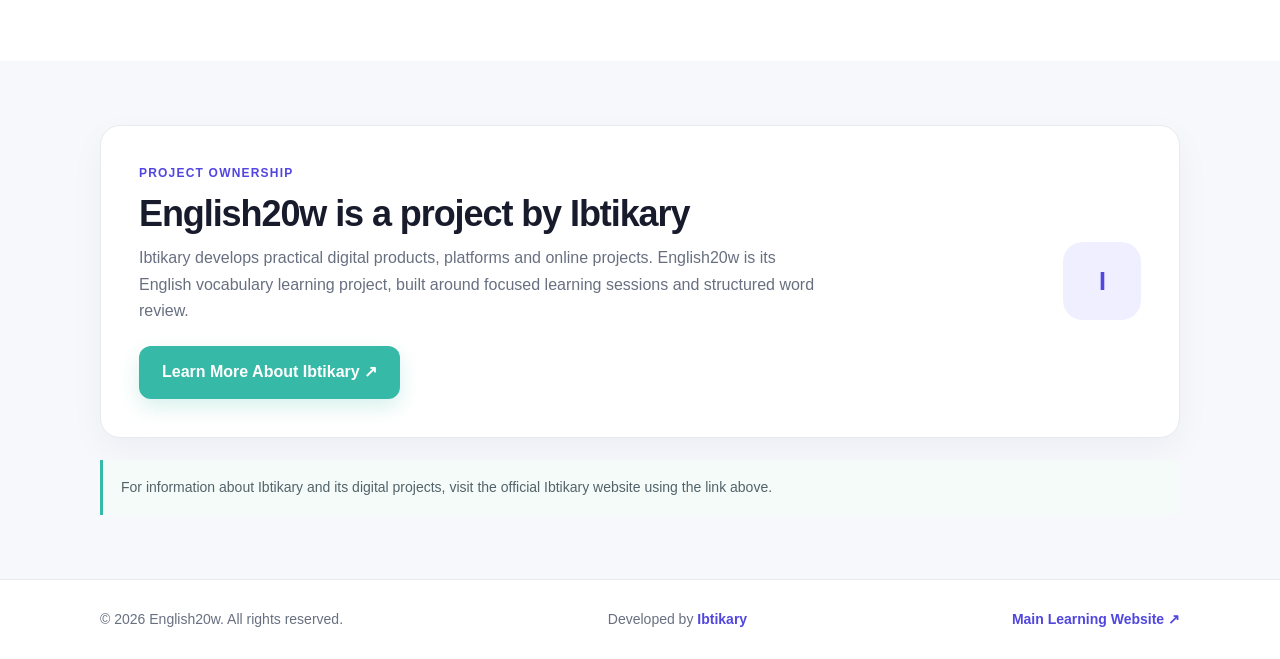
<file: index - 2026-11-25T170652.684.html>
<!doctype html>
<html lang="en">
<head>
  <meta charset="utf-8">
  <meta name="viewport" content="width=device-width, initial-scale=1">
  <meta name="theme-color" content="#ffffff">

  <!-- Primary SEO -->
  <title>English20w| Learn English Vocabulary in 20-Word Sessions</title>

  <meta
    name="description"
    content="Learn English vocabulary through focused 20-word sessions. Discover new words from your CEFR level and lower levels, practise unmastered words, and review mastered vocabulary with spaced repetition."
  >

  <meta name="robots" content="index,follow">
  <meta name="author" content="Ibtikary">

  <link rel="canonical" href="https://20words.online/">

  <!-- Open Graph -->
  <meta property="og:type" content="website">
  <meta property="og:site_name" content="English20w">
  <meta
    property="og:title"
    content="English20w | Learn English Vocabulary in 20-Word Sessions"
  >
  <meta
    property="og:description"
    content="Build your English vocabulary one session at a time. Learn new words, revisit unmastered words, and review mastered vocabulary with spaced repetition."
  >
  <meta property="og:url" content="https://20words.online/">

  <!-- Twitter Card -->
  <meta name="twitter:card" content="summary">
  <meta
    name="twitter:title"
    content="English20w | Learn English Vocabulary in 20-Word Sessions"
  >
  <meta
    name="twitter:description"
    content="Learn English vocabulary through focused sessions, repeated practice, and spaced repetition."
  >

  <!-- Structured Data: Website and Organization -->
  <script type="application/ld+json">
  {
    "@context": "https://schema.org",
    "@graph": [
      {
        "@type": "WebSite",
        "@id": "https://20words.online/#website",
        "name": "English20w",
        "url": "https://20words.online/",
        "description": "An English vocabulary learning project built around focused 20-word sessions, repeated practice, and spaced repetition.",
        "inLanguage": "en",
        "publisher": {
          "@id": "https://ibtikary.online/#organization"
        }
      },
      {
        "@type": "Organization",
        "@id": "https://ibtikary.online/#organization",
        "name": "Ibtikary",
        "url": "https://ibtikary.online/"
      }
    ]
  }
  </script>

  <!-- Structured Data: FAQ -->
  <script type="application/ld+json">
  {
    "@context": "https://schema.org",
    "@type": "FAQPage",
    "mainEntity": [
      {
        "@type": "Question",
        "name": "What is English20w?",
        "acceptedAnswer": {
          "@type": "Answer",
          "text": "English 20 words is an English vocabulary learning platform that helps learners build their vocabulary through focused learning sessions, repeated practice, and spaced repetition."
        }
      },
      {
        "@type": "Question",
        "name": "How many words are included in each learning session?",
        "acceptedAnswer": {
          "@type": "Answer",
          "text": "A learning session can include up to 20 core learning words and up to 10 additional words that are due for review, for a maximum of 30 words depending on availability."
        }
      },
      {
        "@type": "Question",
        "name": "How does English20w select new vocabulary?",
        "acceptedAnswer": {
          "@type": "Answer",
          "text": "New words are selected from the learner's current CEFR level and lower levels only. The selection aims for approximately two-thirds from the current level and one-third from lower levels."
        }
      },
      {
        "@type": "Question",
        "name": "What happens to words I have not mastered?",
        "acceptedAnswer": {
          "@type": "Answer",
          "text": "Words marked as unmastered return in future regular learning sessions. Older unmastered words are prioritised."
        }
      },
      {
        "@type": "Question",
        "name": "How does spaced repetition work in English20w?",
        "acceptedAnswer": {
          "@type": "Answer",
          "text": "After a word is mastered, its first review is scheduled after 5 days. After a successful first review, the next review is scheduled 10 days later. After a successful second review, the next review is scheduled one month later. The cycle then restarts with a 5-day interval."
        }
      },
      {
        "@type": "Question",
        "name": "Which English levels does English20w support?",
        "acceptedAnswer": {
          "@type": "Answer",
          "text": "English 20 words supports five CEFR English levels: A1 Beginner, A2 Elementary, B1 Intermediate, B2 Upper Intermediate, and C1 Advanced."
        }
      }
    ]
  }
  </script>

  <link rel="stylesheet" href="style.css">
</head>

<body>
  <header class="topbar wrap" id="top">
    <a class="brand" href="#top" aria-label="English20w landing page">
      <img
        src="20words-logo.png"
        alt="English 20 Words"
        class="brand-logo"
      >
    </a>
    <a class="top-link" href="https://eng20w.com/">Visit Main Website ↗</a>
  </header>

  <main>
    <!-- Hero -->
    <section class="hero wrap" aria-labelledby="headline">
      <div class="eyebrow">
        <span class="eyebrow-dot" aria-hidden="true"></span>
        A focused system for building your English vocabulary
      </div>

      <h1 id="headline">
        Learn 20 Words.<br>
        <span>One Session at a Time.</span>
      </h1>

      <p class="intro">
        Learn new words from your current and lower English levels, revisit
        words you have not mastered, and review learned vocabulary at the
        right time.
      </p>

      <div class="actions">
        <a class="button" href="https://eng20w.com/">
          Start Learning <span aria-hidden="true">→</span>
        </a>
        <a class="button secondary" href="#how-it-works">
          How It Works
        </a>
      </div>
    </section>

    <!-- Session overview -->
    <section class="section soft" id="how-it-works" aria-labelledby="session-title">
      <div class="wrap">
        <div class="section-heading">
          <div class="kicker">The English20w session</div>
          <h2 id="session-title">20 Core Learning Words + Up to 10 Due Reviews</h2>
          <p class="section-lead">
            Each session is built around up to 20 core learning words, with
            up to 10 additional words that are due for review.
          </p>
        </div>

        <div class="feature-grid">
          <article class="feature">
            <div class="feature-icon" aria-hidden="true">20</div>
            <h3>Core Learning Words</h3>
            <p>
              A combination of new words and words you have not mastered yet.
              The system selects up to 20 in total.
            </p>
          </article>

          <article class="feature">
            <div class="feature-icon" aria-hidden="true">↻</div>
            <h3>Due Reviews</h3>
            <p>
              Review up to 10 mastered words when their scheduled review date
              arrives.
            </p>
          </article>

          <article class="feature">
            <div class="feature-icon" aria-hidden="true">30</div>
            <h3>Up to 30 Words</h3>
            <p>
              A session can include up to 20 core learning words plus up to
              10 due reviews, depending on the words available.
            </p>
          </article>
        </div>
      </div>
    </section>

    <!-- New word selection -->
    <section class="section" id="new-words" aria-labelledby="new-words-title">
      <div class="wrap">
        <div class="section-heading">
          <div class="kicker">Step 1 · Discover</div>
          <h2 id="new-words-title">New Words from Your Level and Lower Levels</h2>
          <p class="section-lead">
            New vocabulary is selected according to your learning level,
            while also bringing in useful words from levels you have already
            passed.
          </p>
        </div>

        <div class="about-card">
          <p>
            <strong>Your current level comes first.</strong>
            The selection aims for approximately two-thirds of new words
            from your current level and one-third from lower levels.
          </p>
          <p>
            Available words from lower levels are distributed across those
            levels. If there are not enough words in one group, the system
            fills the remaining places from other available levels.
          </p>
          <p>
            For example, a B1 learner can receive new words from B1, A2
            and A1. Words from higher levels are not included.
          </p>
        </div>
      </div>
    </section>

    <!-- Unmastered words -->
    <section class="section soft" id="unmastered-words" aria-labelledby="unmastered-title">
      <div class="wrap">
        <div class="section-heading">
          <div class="kicker">Step 2 · Practise Again</div>
          <h2 id="unmastered-title">Unmastered Words Return in Your Learning Sessions</h2>
          <p class="section-lead">
            Words you find difficult are not left behind. They return as part
            of your core learning words until you are ready to master them.
          </p>
        </div>

        <div class="feature-grid">
          <article class="feature">
            <div class="feature-icon" aria-hidden="true">🔄</div>
            <h3>Revisit Difficult Words</h3>
            <p>
              When you choose “I Don't Know”, the word is marked as
              unmastered and becomes eligible for future learning sessions.
            </p>
          </article>

          <article class="feature">
            <div class="feature-icon" aria-hidden="true">↗</div>
            <h3>Prioritise Older Words</h3>
            <p>
              The system gives priority to words that have remained
              unmastered for longer.
            </p>
          </article>

          <article class="feature">
            <div class="feature-icon" aria-hidden="true">✓</div>
            <h3>Move Towards Mastery</h3>
            <p>
              When you know an unmastered word, it enters the spaced
              repetition review cycle.
            </p>
          </article>
        </div>
      </div>
    </section>

    <!-- Spaced repetition -->
    <section class="section" id="spaced-repetition" aria-labelledby="review-title">
      <div class="wrap">
        <div class="section-heading">
          <div class="kicker">Step 3 · Remember</div>
          <h2 id="review-title">Review Mastered Words at Scheduled Intervals</h2>
          <p class="section-lead">
            After you mark a word as known, English20w schedules it for review.
            Each successful review moves the word to its next interval.
          </p>
        </div>

        <div class="feature-grid">
          <article class="feature">
            <div class="feature-icon" aria-hidden="true">5</div>
            <h3>After 5 Days</h3>
            <p>
              Your first scheduled review after mastering a new or
              previously unmastered word.
            </p>
          </article>

          <article class="feature">
            <div class="feature-icon" aria-hidden="true">10</div>
            <h3>After 10 More Days</h3>
            <p>
              After completing the first review successfully, the next
              review is scheduled 10 days later.
            </p>
          </article>

          <article class="feature">
            <div class="feature-icon" aria-hidden="true">1M</div>
            <h3>After One Month</h3>
            <p>
              After the second review, the next review is scheduled one
              month later. The cycle then starts again with a 5-day interval.
            </p>
          </article>
        </div>

        <div class="about-card">
          <p>
            <strong>What if you do not remember a word during review?</strong>
            It returns to your unmastered words and can appear again in
            future core learning sessions.
          </p>
        </div>
      </div>
    </section>

    <!-- Learning features -->
    <section class="section soft" id="learning-features" aria-labelledby="features-title">
      <div class="wrap">
        <div class="section-heading">
          <div class="kicker">Learning support</div>
          <h2 id="features-title">Understand Every Word in Context</h2>
          <p class="section-lead">
            Each word includes learning support to help you understand it,
            hear it and use it in practical situations.
          </p>
        </div>

        <div class="feature-grid">
          <article class="feature">
            <div class="feature-icon" aria-hidden="true">🔊</div>
            <h3>Pronunciation</h3>
            <p>Listen to word pronunciation in British and American English.</p>
          </article>

          <article class="feature">
            <div class="feature-icon" aria-hidden="true">Aa</div>
            <h3>Clear Meanings</h3>
            <p>Understand each word through its meaning and part of speech.</p>
          </article>

          <article class="feature">
            <div class="feature-icon" aria-hidden="true">✎</div>
            <h3>Practical Examples</h3>
            <p>See example sentences that show how words are used in context.</p>
          </article>

          <article class="feature">
            <div class="feature-icon" aria-hidden="true">▧</div>
            <h3>Helpful Images</h3>
            <p>Use relevant images to support understanding and recall.</p>
          </article>

          <article class="feature">
            <div class="feature-icon" aria-hidden="true">A1–C1</div>
            <h3>CEFR Levels</h3>
            <p>Learn through five levels, from Beginner (A1) to Advanced (C1).</p>
          </article>

          <article class="feature">
            <div class="feature-icon" aria-hidden="true">▥</div>
            <h3>Track Your Progress</h3>
            <p>Follow your learning progress and see how your vocabulary grows.</p>
          </article>
        </div>
      </div>
    </section>

    <!-- FAQ -->
    <section class="section" id="faq" aria-labelledby="faq-title">
      <div class="wrap">
        <div class="section-heading">
          <div class="kicker">Frequently asked questions</div>
          <h2 id="faq-title">About English20w English Vocabulary Learning</h2>
          <p class="section-lead">
            Find out how learning sessions, vocabulary selection and
            spaced repetition work.
          </p>
        </div>

        <div class="feature-grid">
          <article class="feature">
            <h3>What is English20w?</h3>
            <p>
              English 20 words is an English vocabulary learning platform that helps
              learners build their vocabulary through focused learning
              sessions, repeated practice and spaced repetition.
            </p>
          </article>

          <article class="feature">
            <h3>How many words are included in each session?</h3>
            <p>
              A session can include up to 20 core learning words and up to
              10 additional words due for review, for a maximum of 30 words
              depending on availability.
            </p>
          </article>

          <article class="feature">
            <h3>How does English20w select new vocabulary?</h3>
            <p>
              New words are selected from your current CEFR level and lower
              levels only. The selection aims for approximately two-thirds
              from your current level and one-third from lower levels.
            </p>
          </article>

          <article class="feature">
            <h3>What happens to words I have not mastered?</h3>
            <p>
              Words marked as unmastered return in future regular learning
              sessions. Older unmastered words are prioritised.
            </p>
          </article>

          <article class="feature">
            <h3>How does spaced repetition work?</h3>
            <p>
              The first review is after 5 days. After a successful first
              review, the next is 10 days later. After a successful second
              review, the next is one month later. The cycle then restarts
              with a 5-day interval.
            </p>
          </article>

          <article class="feature">
            <h3>Which English levels does English20w support?</h3>
            <p>
              English 20 words supports five CEFR levels: A1 Beginner, A2 Elementary,
              B1 Intermediate, B2 Upper Intermediate and C1 Advanced.
            </p>
          </article>
        </div>
      </div>
    </section>

    <!-- CTA -->
    <section class="section" id="get-started" aria-labelledby="cta-title">
      <div class="wrap">
        <div class="section-heading">
          <div class="kicker">Start building your vocabulary</div>
          <h2 id="cta-title">Make Every Learning Session Count</h2>
          <p class="section-lead">
            Learn new words, revisit the ones you find difficult, and review
            mastered vocabulary over time — one session at a time.
          </p>
          <div class="actions">
            <a class="button" href="https://eng20w.com/">
              Start Learning <span aria-hidden="true">→</span>
            </a>
          </div>
        </div>
      </div>
    </section>

    <!-- Project ownership -->
    <section class="section soft" id="ibtikary" aria-labelledby="project-title">
      <div class="wrap">
        <div class="project-card">
          <div class="project-copy">
            <div class="kicker">Project ownership</div>
            <h2 id="project-title">English20w is a project by Ibtikary</h2>
            <p>
              Ibtikary develops practical digital products, platforms and
              online projects. English20w is its English vocabulary learning
              project, built around focused learning sessions and structured
              word review.
            </p>
            <div class="project-link">
              <a class="button" href="https://ibtikary.online/" target="_blank" rel="noopener noreferrer">
                Learn More About Ibtikary ↗
              </a>
            </div>
          </div>
          <div class="ibtikary-mark" aria-label="Ibtikary">I</div>
        </div>
        <div class="trust-note">
          For information about Ibtikary and its digital projects, visit the
          official Ibtikary website using the link above.
        </div>
      </div>
    </section>
  </main>

  <footer class="footer">
    <div class="wrap footer-inner">
      <span>© <span id="year">2026</span> English20w. All rights reserved.</span>
      <span>Developed by <a href="https://ibtikary.online/" target="_blank" rel="noopener noreferrer">Ibtikary</a></span>
      <a href="https://eng20w.com/">Main Learning Website ↗</a>
    </div>
  </footer>
</body>
</html>
</file>
<file: style.css>
/* 20words.online landing page stylesheet */

:root {
  --purple: #5146df;
  --purple-dark: #4036c4;
  --teal: #36b9a6;
  --ink: #171b2b;
  --muted: #687080;
  --line: #e9eaf0;
  --soft: #f7f8fc;
  --white: #fff;
  --max: 1080px;
}

* { box-sizing: border-box; }
html { scroll-behavior: smooth; }

body {
  margin: 0;
  color: var(--ink);
  background: var(--white);
  font-family: -apple-system, BlinkMacSystemFont, "Segoe UI", Arial, sans-serif;
  line-height: 1.65;
  -webkit-font-smoothing: antialiased;
}

a { color: inherit; }
.wrap { width: min(var(--max), calc(100% - 40px)); margin-inline: auto; }

/* Header and new Eng20w logo */
.topbar {
  min-height: 78px;
  display: flex;
  align-items: center;
  justify-content: space-between;
  gap: 20px;
  border-bottom: 1px solid var(--line);
}

.brand {
  display: inline-flex;
  align-items: center;
  text-decoration: none;
  line-height: 1;
}

.brand-logo {
  display: block;
  width: 190px;
  max-width: 52vw;
  height: auto;
  object-fit: contain;
}

.top-link {
  color: var(--purple);
  text-decoration: none;
  font-weight: 700;
}
.top-link:hover, .text-link:hover { text-decoration: underline; }

/* Hero */
.hero { text-align: center; padding: 86px 0 72px; }

.eyebrow {
  display: inline-flex;
  align-items: center;
  gap: 9px;
  color: var(--purple);
  font-size: 13px;
  font-weight: 750;
  letter-spacing: .08em;
  text-transform: uppercase;
}

.eyebrow-dot {
  width: 8px;
  height: 8px;
  border-radius: 50%;
  background: var(--teal);
}

h1 {
  max-width: 850px;
  margin: 19px auto 18px;
  font-size: clamp(38px, 6vw, 64px);
  line-height: 1.12;
  letter-spacing: -.045em;
  font-weight: 820;
}
h1 span { color: var(--teal); }

.intro {
  max-width: 690px;
  margin: 0 auto;
  color: var(--muted);
  font-size: clamp(17px, 2.2vw, 20px);
}

.actions {
  margin-top: 30px;
  display: flex;
  justify-content: center;
  flex-wrap: wrap;
  gap: 12px;
}

/* Buttons */
.button {
  display: inline-flex;
  align-items: center;
  justify-content: center;
  gap: 10px;
  min-height: 52px;
  padding: 13px 23px;
  border-radius: 12px;
  background: var(--teal);
  color: white;
  text-decoration: none;
  font-weight: 750;
  box-shadow: 0 8px 20px rgba(54,185,166,.20);
  transition: background .2s ease, transform .2s ease;
}
.button:hover { background: #269987; transform: translateY(-1px); }
.button.secondary {
  background: white;
  color: var(--purple);
  border: 1px solid #deddf8;
  box-shadow: none;
}

/* Content sections */
.section { padding: 64px 0; }
.section.soft { background: var(--soft); }
.section-heading { max-width: 720px; margin-bottom: 28px; }

.kicker {
  color: var(--purple);
  font-size: 12px;
  font-weight: 800;
  letter-spacing: .1em;
  text-transform: uppercase;
}

h2 {
  margin: 8px 0 10px;
  font-size: clamp(27px, 4vw, 36px);
  line-height: 1.2;
  letter-spacing: -.03em;
}
.section-lead { margin: 0; color: var(--muted); font-size: 17px; }

/* About */
.about-card, .project-card {
  border: 1px solid var(--line);
  border-radius: 20px;
  background: white;
  padding: clamp(24px, 4vw, 38px);
  box-shadow: 0 12px 35px rgba(20,25,50,.045);
}
.about-card p { margin: 0 0 15px; color: var(--muted); font-size: 16px; }
.about-card p:last-child { margin-bottom: 0; }
.about-card p:first-child { color: var(--ink); }

/* Learning features */
.feature-grid { display: grid; grid-template-columns: repeat(3, 1fr); gap: 18px; }
.feature {
  background: white;
  border: 1px solid var(--line);
  border-radius: 17px;
  padding: 25px;
  min-height: 190px;
}
.feature-icon {
  width: 42px;
  height: 42px;
  display: grid;
  place-items: center;
  border-radius: 12px;
  background: #f0efff;
  color: var(--purple);
  font-weight: 850;
  font-size: 19px;
  margin-bottom: 16px;
}
.feature h3 { margin: 0 0 7px; font-size: 18px; }
.feature p { margin: 0; color: var(--muted); font-size: 15px; }

/* Ibtikary project section */
.project-card {
  display: flex;
  align-items: center;
  justify-content: space-between;
  gap: 30px;
}
.project-copy { max-width: 680px; }
.project-copy p { margin: 0; color: var(--muted); }
.ibtikary-mark {
  flex: 0 0 auto;
  width: 78px;
  height: 78px;
  display: grid;
  place-items: center;
  border-radius: 20px;
  background: #f0efff;
  color: var(--purple);
  font-size: 25px;
  font-weight: 850;
  letter-spacing: -1px;
}
.project-link { margin-top: 22px; }
.trust-note {
  margin-top: 22px;
  padding: 16px 18px;
  border-left: 3px solid var(--teal);
  background: #f4fbf9;
  color: #53636a;
  border-radius: 0 10px 10px 0;
  font-size: 14px;
}

/* Footer */
.footer {
  padding: 28px 0;
  border-top: 1px solid var(--line);
  color: var(--muted);
  font-size: 14px;
}
.footer-inner {
  display: flex;
  justify-content: space-between;
  align-items: center;
  gap: 15px;
  flex-wrap: wrap;
}
.footer a { color: var(--purple); text-decoration: none; font-weight: 650; }

/* Mobile */
@media (max-width: 700px) {
  .wrap { width: min(100% - 32px, var(--max)); }
  .topbar { min-height: 70px; gap: 12px; }
  .brand-logo { width: 155px; max-width: 48vw; }
  .top-link { font-size: 13px; white-space: nowrap; }
  .hero { padding: 65px 0 55px; }
  .section { padding: 48px 0; }
  .feature-grid { grid-template-columns: 1fr; gap: 12px; }
  .feature { min-height: 0; }
  .project-card { align-items: flex-start; flex-direction: column; gap: 18px; }
}

@media (prefers-reduced-motion: reduce) {
  html { scroll-behavior: auto; }
  *, *::before, *::after { transition-duration: .01ms !important; }
}
</file>
